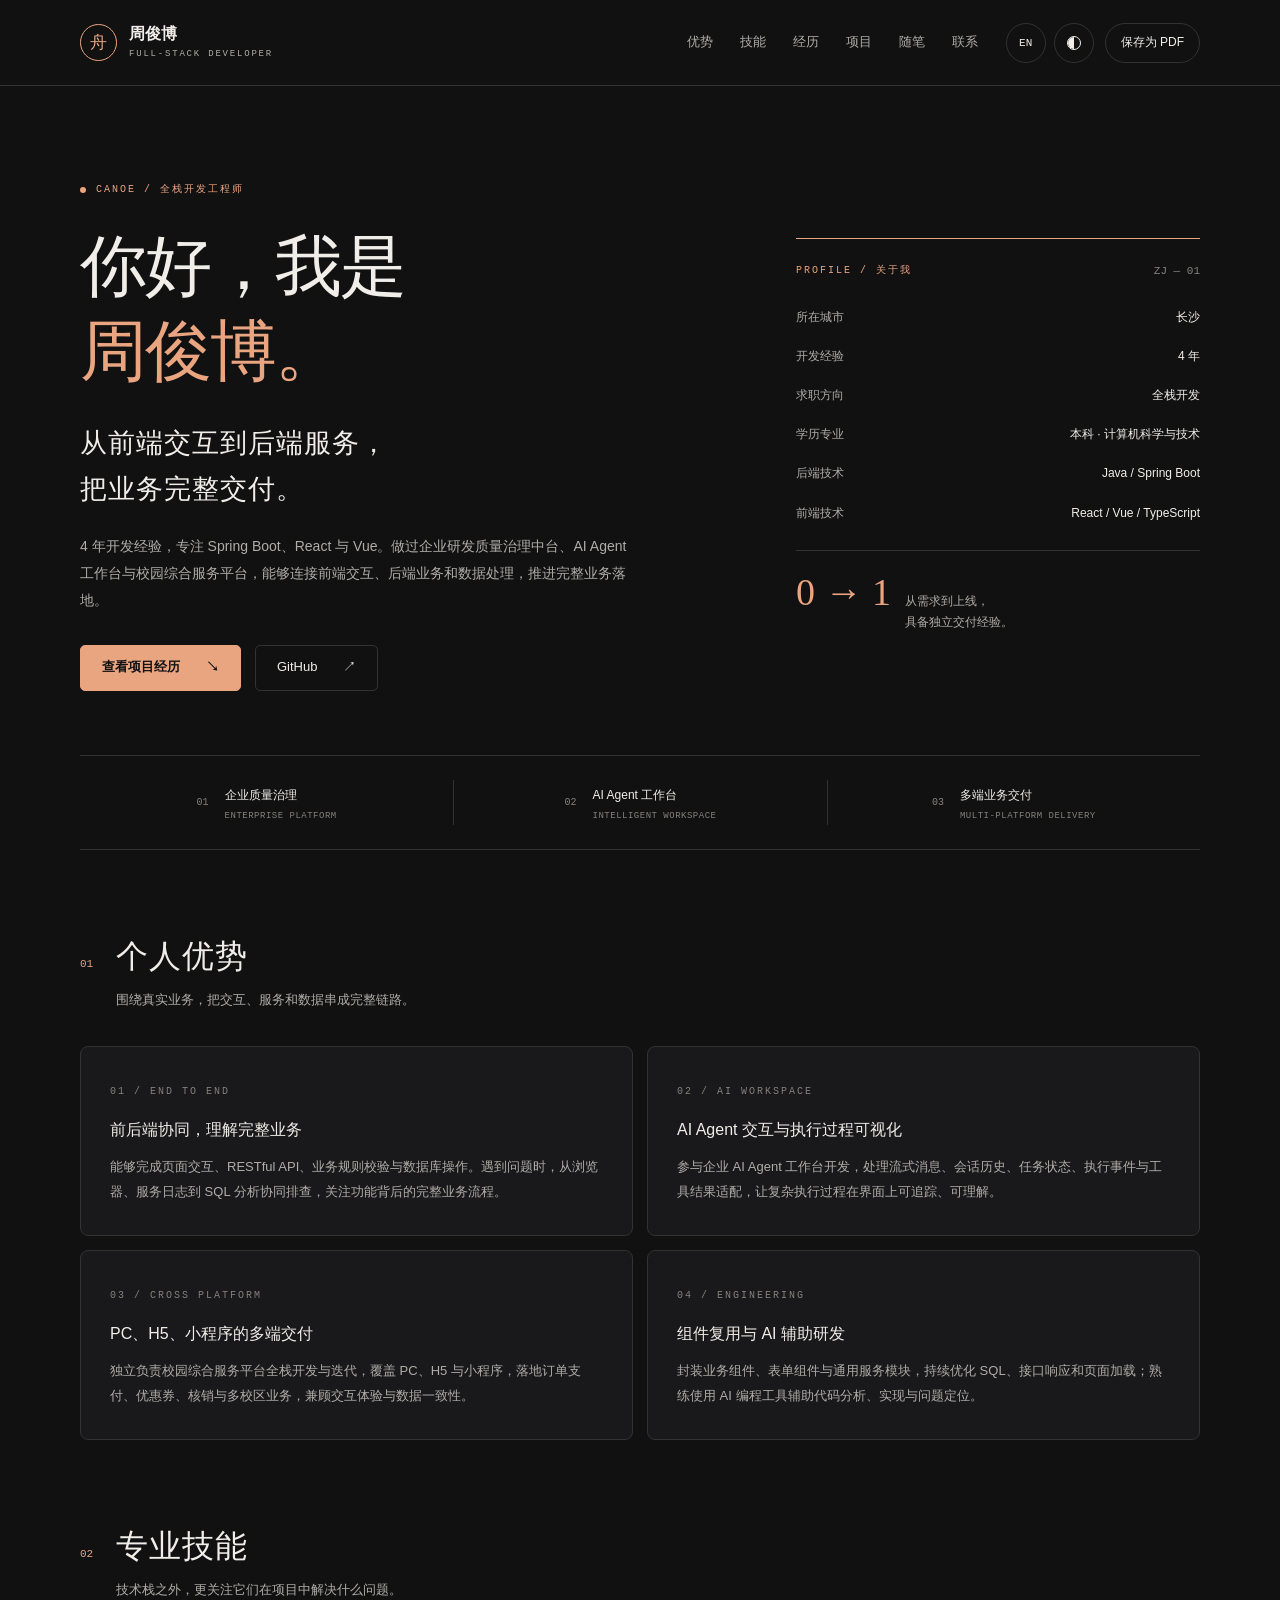
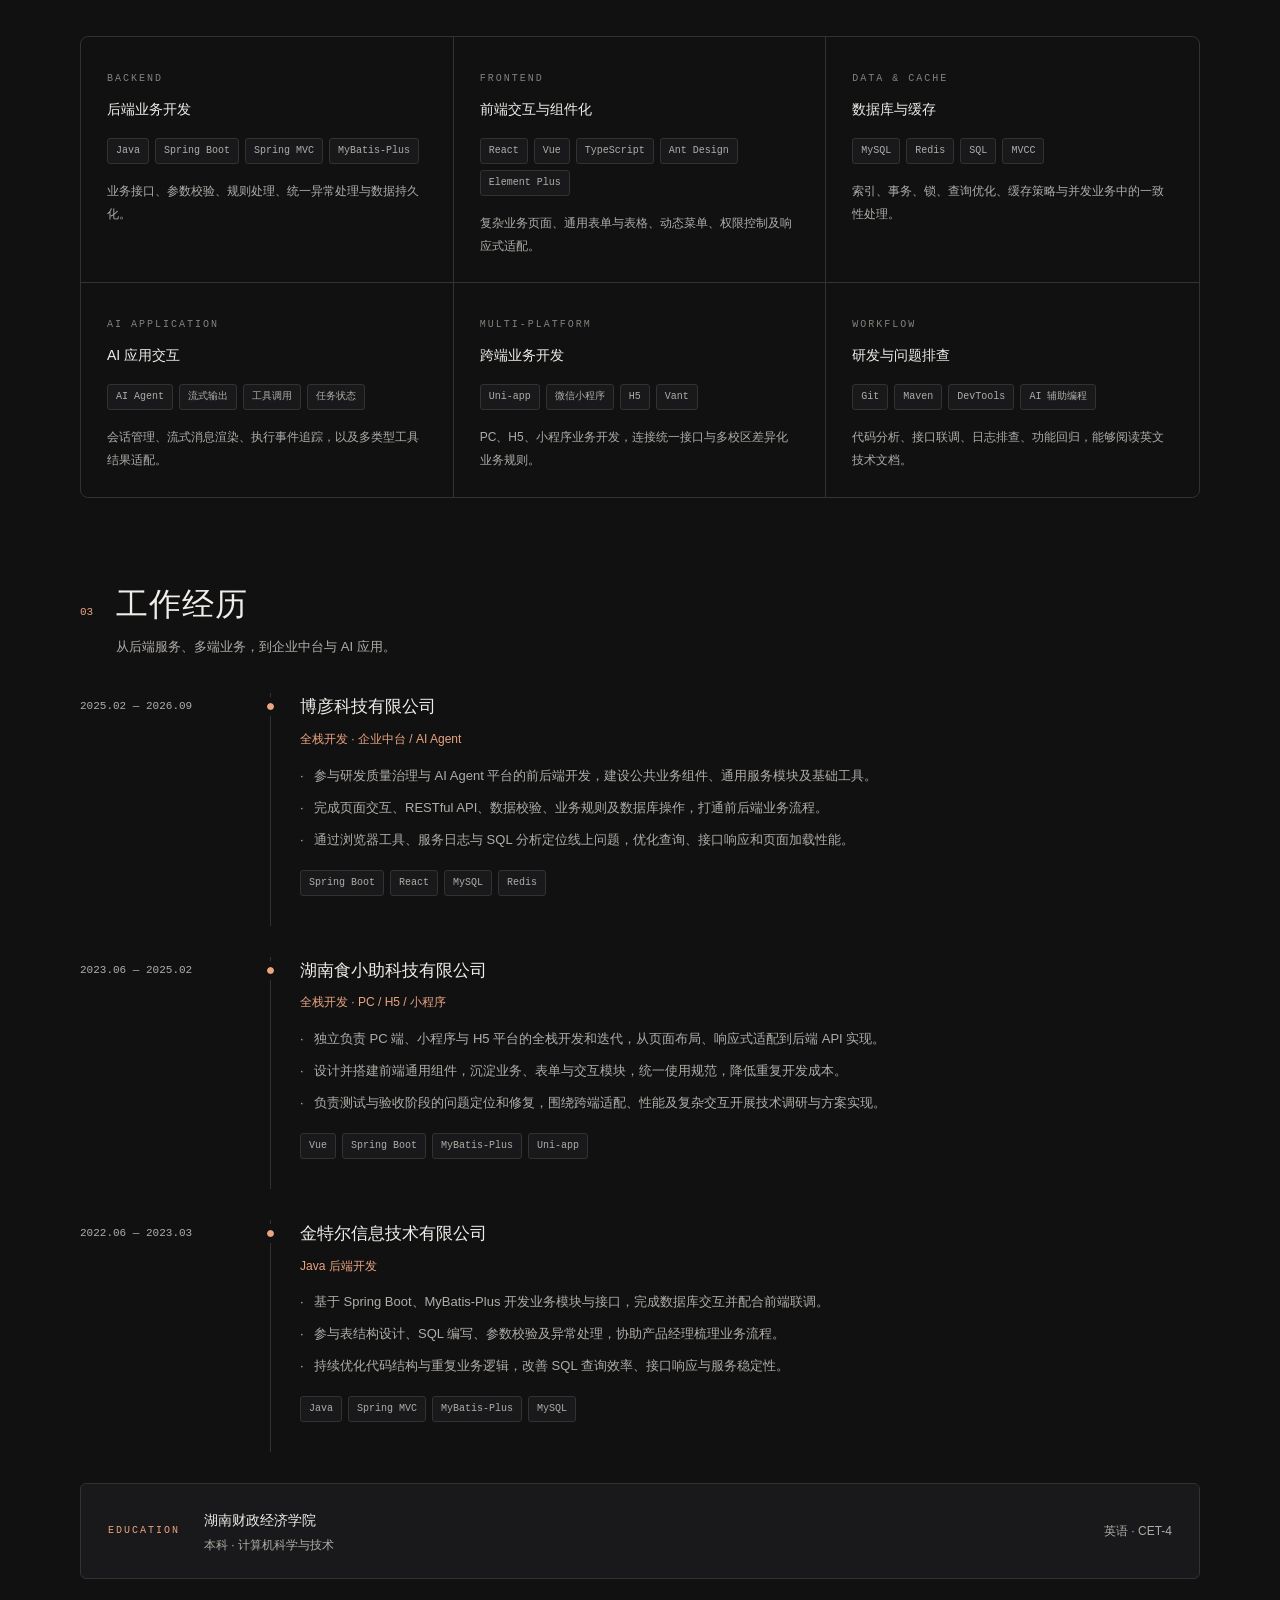
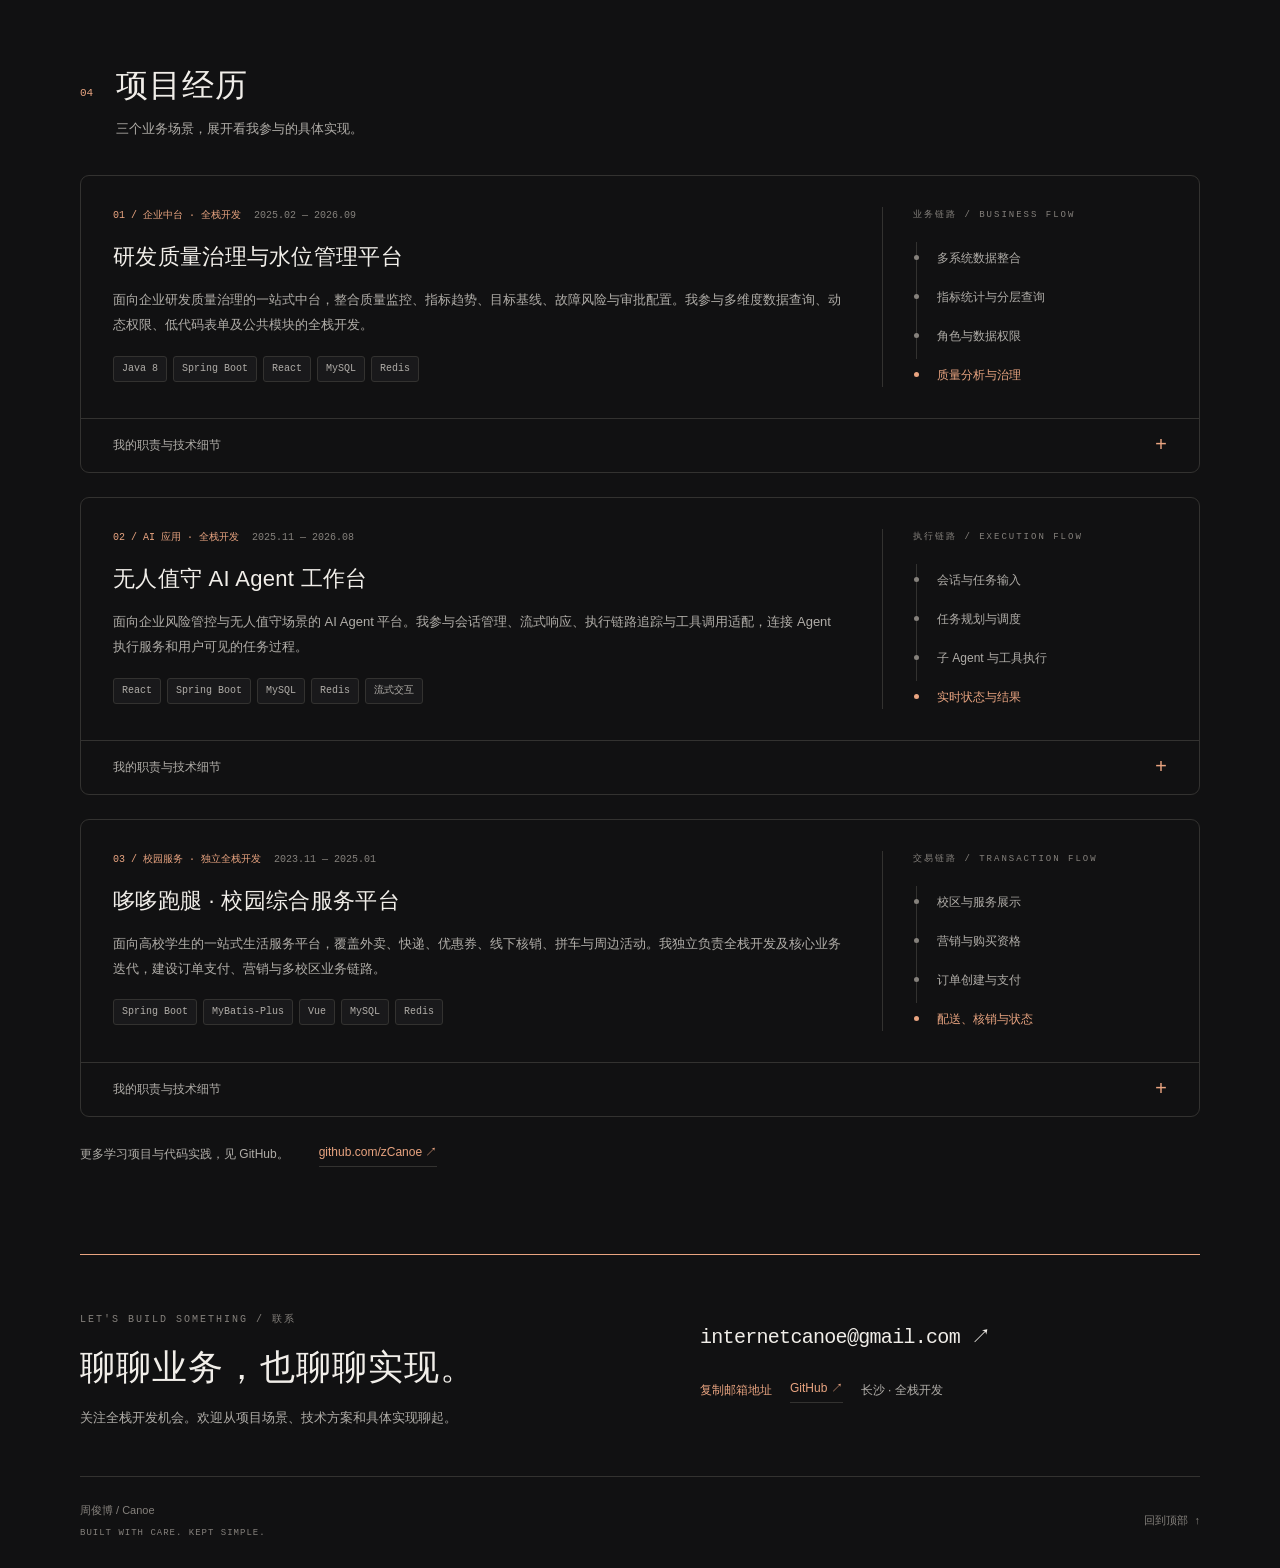
<file: index.html>
<!DOCTYPE html>
<html lang="zh-CN" data-theme="dark">
<head>
  <meta charset="UTF-8">
  <meta name="viewport" content="width=device-width, initial-scale=1">
  <meta name="description" content="周俊博（Canoe）的个人主页。4 年开发经验，专注 Java / Spring Boot、React / Vue、AI Agent 与多端业务开发。">
  <meta name="theme-color" content="#111112">
  <meta property="og:type" content="website">
  <meta property="og:title" content="周俊博 · 全栈开发工程师">
  <meta property="og:description" content="从前端交互到后端服务，把业务完整交付。企业中台、AI Agent、多端业务。">
  <meta property="og:url" content="https://zcanoe.github.io/">
  <title>周俊博 · 全栈开发工程师</title>
  <link rel="canonical" href="https://zcanoe.github.io/">
  <link rel="icon" href="./favicon.svg" type="image/svg+xml">
  <link rel="stylesheet" href="./style.css">
  <link rel="stylesheet" href="./blog.css">
  <link rel="alternate" type="application/rss+xml" title="Canoe · 随笔" href="/feed.xml">
  <script>try{var t=localStorage.getItem("canoe-theme");if(t==="light"||t==="dark")document.documentElement.dataset.theme=t;}catch(e){}</script>
  <script src="./site.js" defer></script>
</head>
<body id="top">
  <a class="skip" href="#main" data-en="Skip to main content">跳到主要内容</a>
  <header class="header">
    <div class="wrap header-inner">
      <a class="brand" href="#top" aria-label="周俊博，回到顶部" data-en-aria="Junbo Zhou, back to top">
        <span class="monogram" aria-hidden="true">舟</span>
        <span><strong data-en="Junbo Zhou">周俊博</strong><small>FULL-STACK DEVELOPER</small></span>
      </a>
      <nav class="nav" id="navigation" aria-label="页面导航" data-en-aria="Page navigation">
        <a href="#strengths" data-en="Strengths">优势</a>
        <a href="#skills" data-en="Skills">技能</a>
        <a href="#experience" data-en="Experience">经历</a>
        <a href="#work" data-en="Projects">项目</a>
        <a href="#notes" data-en="Notes">随笔</a>
        <a href="#contact" data-en="Contact">联系</a>
      </nav>
      <div class="tools">
        <button class="lang-button" id="language" type="button" aria-label="Switch to English" title="Switch to English">EN</button>
        <button class="icon-button" id="theme" type="button" aria-label="切换到浅色模式" aria-pressed="true" title="切换到浅色模式"><span class="theme-symbol" aria-hidden="true"></span></button>
        <button class="print-button" id="print" type="button" data-en="Save as PDF">保存为 PDF</button>
        <button class="icon-button menu-button" id="menu" type="button" aria-label="打开导航菜单" aria-expanded="false" aria-controls="navigation"><span aria-hidden="true">☰</span></button>
      </div>
    </div>
    <div class="reading-progress" aria-hidden="true"></div>
  </header>

  <main class="wrap" id="main">
    <section class="hero" aria-labelledby="intro-title">
      <div>
        <p class="eyebrow"><span class="status-dot" aria-hidden="true"></span><span data-en="CANOE / FULL-STACK DEVELOPER">CANOE / 全栈开发工程师</span></p>
        <h1 id="intro-title"><span data-en="Hello, I'm">你好，我是</span><br><span class="name" data-en="Junbo Zhou.">周俊博。</span></h1>
        <p class="hero-line"><span data-en="From interfaces to services.">从前端交互到后端服务，</span><br><span data-en="Delivering the whole picture.">把业务完整交付。</span></p>
        <p class="hero-description" data-en="A full-stack developer with 4 years of experience. I build enterprise platforms, AI Agent workspaces, and campus services with Spring Boot, React, and Vue, connecting business logic with usable interfaces.">4 年开发经验，专注 Spring Boot、React 与 Vue。做过企业研发质量治理中台、AI Agent 工作台与校园综合服务平台，能够连接前端交互、后端业务和数据处理，推进完整业务落地。</p>
        <div class="hero-actions">
          <a class="button primary" href="#work"><span data-en="Explore projects">查看项目经历</span><span aria-hidden="true">↘</span></a>
          <a class="button" href="https://github.com/zCanoe" target="_blank" rel="noopener noreferrer"><span>GitHub</span><span aria-hidden="true">↗</span></a>
        </div>
      </div>
      <aside class="profile" aria-label="基本信息" data-en-aria="Profile">
        <div class="profile-title"><span class="micro" data-en="PROFILE / AT A GLANCE">PROFILE / 关于我</span><span class="serial">ZJ — 01</span></div>
        <dl>
          <dt data-en="Location">所在城市</dt><dd data-en="Changsha, China">长沙</dd>
          <dt data-en="Experience">开发经验</dt><dd data-en="4 years">4 年</dd>
          <dt data-en="Focus">求职方向</dt><dd data-en="Full-stack development">全栈开发</dd>
          <dt data-en="Education">学历专业</dt><dd data-en="BSc, Computer Science">本科 · 计算机科学与技术</dd>
          <dt data-en="Backend">后端技术</dt><dd>Java / Spring Boot</dd>
          <dt data-en="Frontend">前端技术</dt><dd>React / Vue / TypeScript</dd>
        </dl>
        <div class="profile-footer"><strong>0 → 1</strong><span data-en="From requirements to release, with experience delivering independently.">从需求到上线，<br>具备独立交付经验。</span></div>
      </aside>
    </section>

    <div class="domain-strip" aria-label="业务领域" data-en-aria="Project domains">
      <div class="domain"><span class="index">01</span><div><strong data-en="Enterprise platforms">企业质量治理</strong><small>ENTERPRISE PLATFORM</small></div></div>
      <div class="domain"><span class="index">02</span><div><strong data-en="AI Agent workspaces">AI Agent 工作台</strong><small>INTELLIGENT WORKSPACE</small></div></div>
      <div class="domain"><span class="index">03</span><div><strong data-en="Multi-platform services">多端业务交付</strong><small>MULTI-PLATFORM DELIVERY</small></div></div>
    </div>

    <section class="section" id="strengths" aria-labelledby="strengths-title">
      <div class="section-heading"><span class="section-number">01</span><div><h2 id="strengths-title" data-en="What I bring">个人优势</h2><p data-en="End-to-end delivery, grounded in real business scenarios.">围绕真实业务，把交互、服务和数据串成完整链路。</p></div></div>
      <div class="strengths">
        <article class="strength"><span class="micro">01 / END TO END</span><h3 data-en="Connect frontend and backend">前后端协同，理解完整业务</h3><p data-en="Build interfaces and RESTful APIs, implement business validation and persistence, and trace issues across the browser, service logs, and database.">能够完成页面交互、RESTful API、业务规则校验与数据库操作。遇到问题时，从浏览器、服务日志到 SQL 分析协同排查，关注功能背后的完整业务流程。</p></article>
        <article class="strength"><span class="micro">02 / AI WORKSPACE</span><h3 data-en="Experience with AI Agent interfaces">AI Agent 交互与执行过程可视化</h3><p data-en="Experience with streamed conversations, session history, task states, execution events, and tool-result adaptation in an enterprise AI Agent workspace.">参与企业 AI Agent 工作台开发，处理流式消息、会话历史、任务状态、执行事件与工具结果适配，让复杂执行过程在界面上可追踪、可理解。</p></article>
        <article class="strength"><span class="micro">03 / CROSS PLATFORM</span><h3 data-en="Deliver across web and mini programs">PC、H5、小程序的多端交付</h3><p data-en="Independently developed and iterated a campus service platform across PC, H5, and mini programs, covering orders, payments, coupons, and multi-campus operations.">独立负责校园综合服务平台全栈开发与迭代，覆盖 PC、H5 与小程序，落地订单支付、优惠券、核销与多校区业务，兼顾交互体验与数据一致性。</p></article>
        <article class="strength"><span class="micro">04 / ENGINEERING</span><h3 data-en="Reusable components and practical tooling">组件复用与 AI 辅助研发</h3><p data-en="Build shared components and service modules, optimize queries and data loading, and use AI coding tools for code analysis and debugging.">封装业务组件、表单组件与通用服务模块，持续优化 SQL、接口响应和页面加载；熟练使用 AI 编程工具辅助代码分析、实现与问题定位。</p></article>
      </div>
    </section>

    <section class="section" id="skills" aria-labelledby="skills-title">
      <div class="section-heading"><span class="section-number">02</span><div><h2 id="skills-title" data-en="Technical toolkit">专业技能</h2><p data-en="Tools and practices used in project delivery.">技术栈之外，更关注它们在项目中解决什么问题。</p></div></div>
      <div class="skill-grid">
        <article class="skill"><span class="micro">BACKEND</span><h3 data-en="Business services">后端业务开发</h3><ul class="tags"><li>Java</li><li>Spring Boot</li><li>Spring MVC</li><li>MyBatis-Plus</li></ul><p data-en="RESTful APIs, request validation, business rules, exception handling, and persistence.">业务接口、参数校验、规则处理、统一异常处理与数据持久化。</p></article>
        <article class="skill"><span class="micro">FRONTEND</span><h3 data-en="Interfaces and components">前端交互与组件化</h3><ul class="tags"><li>React</li><li>Vue</li><li>TypeScript</li><li>Ant Design</li><li>Element Plus</li></ul><p data-en="Complex pages, reusable forms and tables, dynamic menus, and responsive layouts.">复杂业务页面、通用表单与表格、动态菜单、权限控制及响应式适配。</p></article>
        <article class="skill"><span class="micro">DATA & CACHE</span><h3 data-en="Database and caching">数据库与缓存</h3><ul class="tags"><li>MySQL</li><li>Redis</li><li>SQL</li><li>MVCC</li></ul><p data-en="Indexes, transactions, locks, query optimization, caching strategies, and concurrency controls.">索引、事务、锁、查询优化、缓存策略与并发业务中的一致性处理。</p></article>
        <article class="skill"><span class="micro">AI APPLICATION</span><h3 data-en="Agent application interfaces">AI 应用交互</h3><ul class="tags"><li>AI Agent</li><li data-en="Streaming">流式输出</li><li data-en="Tool calls">工具调用</li><li data-en="Task states">任务状态</li></ul><p data-en="Session management, streamed rendering, execution tracking, and tool-event adaptation.">会话管理、流式消息渲染、执行事件追踪，以及多类型工具结果适配。</p></article>
        <article class="skill"><span class="micro">MULTI-PLATFORM</span><h3 data-en="Cross-platform development">跨端业务开发</h3><ul class="tags"><li>Uni-app</li><li data-en="WeChat mini programs">微信小程序</li><li>H5</li><li>Vant</li></ul><p data-en="PC, H5, and mini program delivery, with shared business APIs and multi-campus rules.">PC、H5、小程序业务开发，连接统一接口与多校区差异化业务规则。</p></article>
        <article class="skill"><span class="micro">WORKFLOW</span><h3 data-en="Development and diagnosis">研发与问题排查</h3><ul class="tags"><li>Git</li><li>Maven</li><li>DevTools</li><li data-en="AI coding">AI 辅助编程</li></ul><p data-en="Code analysis, API debugging, log inspection, regression checks, and English technical documentation.">代码分析、接口联调、日志排查、功能回归，能够阅读英文技术文档。</p></article>
      </div>
    </section>

    <section class="section" id="experience" aria-labelledby="experience-title">
      <div class="section-heading"><span class="section-number">03</span><div><h2 id="experience-title" data-en="Experience">工作经历</h2><p data-en="From backend services and multi-platform products to enterprise platforms and AI applications.">从后端服务、多端业务，到企业中台与 AI 应用。</p></div></div>
      <ol class="timeline">
        <li class="job"><time class="job-date">2025.02 — 2026.09</time><div class="job-body"><h3 data-en="Beyondsoft Technology">博彦科技有限公司</h3><p class="job-role" data-en="Full-stack development / Enterprise platforms & AI Agent">全栈开发 · 企业中台 / AI Agent</p><ul class="clean-list"><li data-en="Participated in frontend and backend development for quality governance and AI Agent platforms, including shared components, service modules, and utility code.">参与研发质量治理与 AI Agent 平台的前后端开发，建设公共业务组件、通用服务模块及基础工具。</li><li data-en="Implemented interfaces, RESTful APIs, data validation, business rules, and database operations to connect the complete business workflow.">完成页面交互、RESTful API、数据校验、业务规则及数据库操作，打通前后端业务流程。</li><li data-en="Diagnosed production issues using DevTools, service logs, and SQL analysis; optimized queries, response times, and page loading.">通过浏览器工具、服务日志与 SQL 分析定位线上问题，优化查询、接口响应和页面加载性能。</li></ul><ul class="tags"><li>Spring Boot</li><li>React</li><li>MySQL</li><li>Redis</li></ul></div></li>
        <li class="job"><time class="job-date">2023.06 — 2025.02</time><div class="job-body"><h3 data-en="Hunan Shixiaozhu Technology">湖南食小助科技有限公司</h3><p class="job-role" data-en="Full-stack development / PC, H5 & mini programs">全栈开发 · PC / H5 / 小程序</p><ul class="clean-list"><li data-en="Independently developed and iterated PC, H5, and mini program products, from UI implementation and responsive layouts to backend APIs.">独立负责 PC 端、小程序与 H5 平台的全栈开发和迭代，从页面布局、响应式适配到后端 API 实现。</li><li data-en="Designed shared business, form, and interaction components to standardize reuse and reduce repetitive development.">设计并搭建前端通用组件，沉淀业务、表单与交互模块，统一使用规范，降低重复开发成本。</li><li data-en="Resolved interaction, API, and data issues during testing and acceptance; researched solutions for cross-platform and complex interaction requirements.">负责测试与验收阶段的问题定位和修复，围绕跨端适配、性能及复杂交互开展技术调研与方案实现。</li></ul><ul class="tags"><li>Vue</li><li>Spring Boot</li><li>MyBatis-Plus</li><li>Uni-app</li></ul></div></li>
        <li class="job"><time class="job-date">2022.06 — 2023.03</time><div class="job-body"><h3 data-en="Jinteer Information Technology">金特尔信息技术有限公司</h3><p class="job-role" data-en="Java backend development">Java 后端开发</p><ul class="clean-list"><li data-en="Developed Java business modules and APIs with Spring Boot and MyBatis-Plus, and collaborated on frontend integration.">基于 Spring Boot、MyBatis-Plus 开发业务模块与接口，完成数据库交互并配合前端联调。</li><li data-en="Contributed to schema design, SQL, parameter validation, and exception handling; clarified business workflows with product managers.">参与表结构设计、SQL 编写、参数校验及异常处理，协助产品经理梳理业务流程。</li><li data-en="Improved code structure and recurring business logic, and optimized SQL queries and API response times.">持续优化代码结构与重复业务逻辑，改善 SQL 查询效率、接口响应与服务稳定性。</li></ul><ul class="tags"><li>Java</li><li>Spring MVC</li><li>MyBatis-Plus</li><li>MySQL</li></ul></div></li>
      </ol>
      <div class="education"><span class="micro">EDUCATION</span><div><strong data-en="Hunan University of Finance and Economics">湖南财政经济学院</strong><p data-en="Bachelor's degree / Computer Science and Technology">本科 · 计算机科学与技术</p></div><span class="certificate" data-en="English / CET-4">英语 · CET-4</span></div>
    </section>

    <section class="section" id="work" aria-labelledby="work-title">
      <div class="section-heading"><span class="section-number">04</span><div><h2 id="work-title" data-en="Selected projects">项目经历</h2><p data-en="Three business contexts, with responsibilities and implementation details.">三个业务场景，展开看我参与的具体实现。</p></div></div>
      <div class="projects">
        <article class="project">
          <div class="project-main"><div><div class="project-meta"><span class="type" data-en="01 / ENTERPRISE PLATFORM">01 / 企业中台 · 全栈开发</span><span>2025.02 — 2026.09</span></div><h3 data-en="R&D Quality Governance Platform">研发质量治理与水位管理平台</h3><p class="project-description" data-en="An enterprise platform integrating quality monitoring, metric trends, target baselines, incident risks, and approval configuration. I participated in full-stack implementation across data analysis, permissions, and configurable forms.">面向企业研发质量治理的一站式中台，整合质量监控、指标趋势、目标基线、故障风险与审批配置。我参与多维度数据查询、动态权限、低代码表单及公共模块的全栈开发。</p><ul class="tags"><li>Java 8</li><li>Spring Boot</li><li>React</li><li>MySQL</li><li>Redis</li></ul></div><div class="flow"><span class="micro" data-en="BUSINESS FLOW">业务链路 / BUSINESS FLOW</span><div class="flow-steps"><div class="flow-step" data-en="Multi-source data">多系统数据整合</div><div class="flow-step" data-en="Metrics & queries">指标统计与分层查询</div><div class="flow-step" data-en="Permissions">角色与数据权限</div><div class="flow-step" data-en="Analysis & action">质量分析与治理</div></div></div></div>
          <details><summary data-en="Responsibilities & technical details">我的职责与技术细节</summary><div class="project-detail"><div><h4 data-en="Multi-dimensional metrics">多维度指标与查询</h4><p data-en="Used MySQL aggregation, filtering, and pagination for department, business, and application-level analysis; built metric cards, trend views, filter forms, and detail lists.">基于 MySQL 聚合查询、筛选与分页，实现部门、业务、应用等层级统计；前端落地指标卡片、趋势展示、筛选表单与明细列表。</p></div><div><h4 data-en="Dynamic permissions">动态菜单与分层权限</h4><p data-en="Rendered menus from roles and configuration, controlled page access, and integrated backend API checks and data-permission filtering.">结合角色、业务配置与权限规则动态渲染菜单，处理页面访问控制、后端接口校验及数据权限过滤。</p></div><div><h4 data-en="Configurable forms & approvals">低代码表单与审批配置</h4><p data-en="Implemented configurable fields, data entry and restoration, approval configuration, persistence, and business-rule validation.">实现字段配置、数据录入与回显、审批流程配置和状态展示，处理配置持久化、规则校验与审批数据。</p></div><div><h4 data-en="Reuse & performance">公共模块与性能排查</h4><p data-en="Extracted shared tables, filters, dialogs, service logic, and data-access methods; investigated complex queries, frequent APIs, and repetitive requests.">封装表格、筛选、弹窗和通用业务模块；结合日志及 SQL 分析，排查复杂查询、高频接口、重复请求与页面加载问题。</p></div></div></details>
        </article>
        <article class="project">
          <div class="project-main"><div><div class="project-meta"><span class="type" data-en="02 / AI APPLICATION">02 / AI 应用 · 全栈开发</span><span>2025.11 — 2026.08</span></div><h3 data-en="Unattended AI Agent Workspace">无人值守 AI Agent 工作台</h3><p class="project-description" data-en="An AI Agent platform for enterprise risk control and unattended operations. I participated in conversations, streamed responses, task states, and tool-event adaptation, connecting execution services to a traceable user interface.">面向企业风险管控与无人值守场景的 AI Agent 平台。我参与会话管理、流式响应、执行链路追踪与工具调用适配，连接 Agent 执行服务和用户可见的任务过程。</p><ul class="tags"><li>React</li><li>Spring Boot</li><li>MySQL</li><li>Redis</li><li data-en="Streaming">流式交互</li></ul></div><div class="flow"><span class="micro" data-en="EXECUTION FLOW">执行链路 / EXECUTION FLOW</span><div class="flow-steps"><div class="flow-step" data-en="Conversation">会话与任务输入</div><div class="flow-step" data-en="Planning">任务规划与调度</div><div class="flow-step" data-en="Tool execution">子 Agent 与工具执行</div><div class="flow-step" data-en="Live results">实时状态与结果</div></div></div></div>
          <details><summary data-en="Responsibilities & technical details">我的职责与技术细节</summary><div class="project-detail"><div><h4 data-en="Conversations & streamed rendering">会话与流式消息</h4><p data-en="Built conversation pages, message lists, session history, and RESTful APIs; handled streaming updates, loading states, connection failures, interruptions, and state refreshes.">开发对话页、消息列表、历史会话及对应 API，处理流式内容更新、加载提示、连接异常、任务中断与状态刷新。</p></div><div><h4 data-en="Execution tracking">多 Agent 执行事件追踪</h4><p data-en="Integrated planning, sub-agent calls, tool execution, and final-result events; normalized execution data and displayed task progress.">对接任务规划、子 Agent 调用、工具执行与最终结果等过程数据，封装执行事件与状态，实现任务过程跟踪与结果展示。</p></div><div><h4 data-en="Tool-event adaptation">工具调用数据适配</h4><p data-en="Parsed model-returned structures and adapted tool parameters, execution states, results, and errors for different event types.">解析模型返回结构，转换与封装工具参数、执行状态和结果；按事件类型展示调用过程、异常与多类型结果。</p></div><div><h4 data-en="Rendering & compatibility">交互性能与依赖升级</h4><p data-en="Optimized frequent state updates and large response rendering; adapted dependencies and components, with regression checks after upgrades.">优化高频状态更新、大体量响应与消息渲染，减少重复处理；参与依赖和组件升级，配合兼容适配与功能回归。</p></div></div></details>
        </article>
        <article class="project">
          <div class="project-main"><div><div class="project-meta"><span class="type" data-en="03 / CAMPUS SERVICES">03 / 校园服务 · 独立全栈开发</span><span>2023.11 — 2025.01</span></div><h3 data-en="Duoduo Campus Service Platform">哆哆跑腿 · 校园综合服务平台</h3><p class="project-description" data-en="A campus service platform covering food delivery, parcels, coupons, offline redemption, carpooling, and activities. I independently handled full-stack development and core iterations across orders, payments, promotions, and multi-campus operations.">面向高校学生的一站式生活服务平台，覆盖外卖、快递、优惠券、线下核销、拼车与周边活动。我独立负责全栈开发及核心业务迭代，建设订单支付、营销与多校区业务链路。</p><ul class="tags"><li>Spring Boot</li><li>MyBatis-Plus</li><li>Vue</li><li>MySQL</li><li>Redis</li></ul></div><div class="flow"><span class="micro" data-en="TRANSACTION FLOW">交易链路 / TRANSACTION FLOW</span><div class="flow-steps"><div class="flow-step" data-en="Campus services">校区与服务展示</div><div class="flow-step" data-en="Offers & eligibility">营销与购买资格</div><div class="flow-step" data-en="Order & payment">订单创建与支付</div><div class="flow-step" data-en="Fulfillment">配送、核销与状态</div></div></div></div>
          <details><summary data-en="Responsibilities & technical details">我的职责与技术细节</summary><div class="project-detail"><div><h4 data-en="Order & payment workflow">订单与支付业务</h4><p data-en="Implemented order creation, payment-state transitions, details, offline redemption, and exception handling, including backend validation and consistency controls.">实现订单创建、支付状态流转、详情展示、线下核销及异常处理，完善后端业务校验、状态流转与一致性处理。</p></div><div><h4 data-en="Coupons & promotional stock">优惠券与限购抢购</h4><p data-en="Built coupon eligibility, redemption rules, and discount calculations; used Redis, conditional database updates, and transactions for inventory and purchase checks.">处理领券资格、使用条件与优惠计算；基于 Redis、数据库条件更新和事务控制校验库存与购买资格，降低超卖、重复购买和数据不一致风险。</p></div><div><h4 data-en="Multi-campus operations">多校区业务隔离</h4><p data-en="Supported campus-specific products, service ranges, activities, and feature differences through data isolation and business rules.">通过校区维度的数据隔离与业务规则控制，支持商品、服务范围、活动配置和功能的差异化管理。</p></div><div><h4 data-en="Location & distance calculations">附近服务与距离计算</h4><p data-en="Used coordinates and geographic distance calculations to filter nearby merchants and determine service ranges, reducing unnecessary external map API calls.">基于经纬度与地理距离计算完成附近商家筛选和服务范围判断，减少不必要的第三方地图接口调用。</p></div></div></details>
        </article>
      </div>
      <div class="github-note"><span data-en="More learning projects and code experiments on GitHub.">更多学习项目与代码实践，见 GitHub。</span><a class="text-link" href="https://github.com/zCanoe?tab=repositories" target="_blank" rel="noopener noreferrer">github.com/zCanoe <span aria-hidden="true">↗</span></a></div>
    </section>

    <!-- NOTES -->

    <section class="contact" id="contact" aria-labelledby="contact-title">
      <div><span class="micro" data-en="LET'S BUILD SOMETHING">LET'S BUILD SOMETHING / 联系</span><h2 id="contact-title" data-en="Let's talk about the work.">聊聊业务，也聊聊实现。</h2><p data-en="Interested in full-stack development opportunities. Happy to discuss the project context, technical decisions, and implementation details.">关注全栈开发机会。欢迎从项目场景、技术方案和具体实现聊起。</p></div>
      <div class="contact-links"><a class="contact-primary" id="contact-main" href="mailto:internetcanoe@gmail.com">internetcanoe@gmail.com <span aria-hidden="true">↗</span></a><div class="contact-secondary"><button class="copy" id="copy-email" type="button" data-en="Copy email">复制邮箱地址</button><a class="text-link" href="https://github.com/zCanoe" id="contact-github" target="_blank" rel="noopener noreferrer">GitHub ↗</a><span data-en="Changsha · Full-stack development">长沙 · 全栈开发</span></div></div>
    </section>
  </main>
  <footer class="wrap footer"><div><span data-en="Junbo Zhou">周俊博</span> / Canoe<br><span class="micro">BUILT WITH CARE. KEPT SIMPLE.</span></div><a href="#top"><span data-en="Back to top">回到顶部</span>&nbsp; ↑</a></footer>
  <div class="toast" id="toast" role="status" aria-live="polite"></div>
</body>
</html>
</file>
<file: style.css>
@import url("./tokens.css");
* { box-sizing: border-box; }
html { scroll-behavior: smooth; scroll-padding-top: 100px; }
body { margin: 0; background: var(--bg); color: var(--ink); font: 15px/1.85 var(--body); -webkit-font-smoothing: antialiased; }
button, a { -webkit-tap-highlight-color: transparent; }
button { font: inherit; }
a { color: inherit; text-decoration: none; }
button, summary { cursor: pointer; }
button { color: inherit; }
button:focus-visible, a:focus-visible, summary:focus-visible { outline: 2px solid var(--accent); outline-offset: 5px; }
::selection { background: var(--accent); color: var(--bg); }
.wrap { width: min(1120px, calc(100% - 96px)); margin-inline: auto; }
.skip { position: fixed; top: -100px; left: 20px; z-index: 20; padding: 10px 20px; background: var(--ink); color: var(--bg); }
.skip:focus { top: 10px; }
.header { position: sticky; top: 0; z-index: 10; background: var(--bg); border-bottom: 1px solid var(--line); }
.header-inner { min-height: 85px; display: flex; align-items: center; gap: 28px; }
.brand { display: flex; align-items: center; gap: 12px; flex-shrink: 0; line-height: 1.4; }
.monogram { width: 37px; height: 37px; display: grid; place-items: center; border: 1px solid var(--accent); border-radius: 50%; color: var(--accent); font: 17px var(--heading); }
.brand strong { display: block; font-weight: 600; font-size: 16px; }
.brand small { display: block; font: 9px/1.8 var(--mono); letter-spacing: 1.8px; color: var(--muted); }
.nav { display: flex; gap: 27px; margin-left: auto; }
.nav a { color: var(--muted); min-height: 44px; display: flex; align-items: center; font-size: 13px; }
.nav a:hover, .nav a[aria-current="location"] { color: var(--accent); }
.tools { display: flex; align-items: center; gap: 8px; }
.icon-button, .lang-button { border: 1px solid var(--line); background: transparent; height: 40px; min-width: 40px; border-radius: 50%; display: inline-grid; place-items: center; padding: 0; }
.lang-button { font: 11px var(--mono); }
.icon-button:hover, .lang-button:hover { border-color: var(--accent); background: var(--surface); }
.theme-symbol { width: 14px; height: 14px; border: 1.5px solid currentColor; border-radius: 50%; position: relative; overflow: hidden; }
.theme-symbol::after { content: ""; position: absolute; width: 50%; height: 100%; background: currentColor; top: 0; left: 0; }
.print-button { min-height: 40px; padding: 0 15px; background: none; border: 1px solid var(--line); border-radius: 24px; margin-left: 3px; font-size: 12px; }
.print-button:hover { border-color: var(--accent); }
.menu-button { display: none; }
.reading-progress { position: absolute; bottom: -1px; left: 0; height: 2px; width: 0; background: var(--accent); pointer-events: none; }
.hero { display: grid; grid-template-columns: 1.55fr 1fr; gap: 90px; padding-block: 95px 64px; align-items: center; }
.eyebrow, .micro { color: var(--quiet); font: 10px/1.8 var(--mono); text-transform: uppercase; letter-spacing: 2px; }
.eyebrow { display: flex; align-items: center; gap: 10px; color: var(--accent); margin: 0 0 25px; }
.status-dot { width: 6px; height: 6px; background: var(--accent); border-radius: 50%; display: inline-block; flex-shrink: 0; }
h1, h2, h3, p { margin: 0; }
h1 { font: 500 clamp(46px, 5.2vw, 70px)/1.28 var(--heading); letter-spacing: -2px; }
h1 .name { color: var(--accent); }
.hero-line { font-size: clamp(20px, 2.1vw, 27px); line-height: 1.7; margin-top: 27px; letter-spacing: 1px; font-weight: 400; }
.hero-description { margin-top: 20px; color: var(--muted); max-width: 550px; line-height: 1.95; font-size: 14px; }
.hero-actions { display: flex; align-items: center; gap: 14px; flex-wrap: wrap; margin-top: 30px; }
.button { display: inline-flex; align-items: center; justify-content: center; gap: 26px; min-height: 46px; padding: 10px 21px; border: 1px solid var(--line); border-radius: 5px; font-size: 13px; line-height: 1.6; background: transparent; }
.button.primary { background: var(--accent); color: var(--bg); border-color: var(--accent); font-weight: 600; }
.button:hover { transform: translateY(-2px); border-color: var(--accent); }
.button.primary:hover { filter: brightness(1.08); }
.profile { border-top: 1px solid var(--accent); padding-top: 23px; }
.profile-title { display: flex; justify-content: space-between; align-items: center; }
.profile-title .micro { color: var(--accent); }
.profile .serial { font: 11px var(--mono); color: var(--quiet); }
.profile dl { display: grid; grid-template-columns: 1fr auto; row-gap: 17px; margin: 26px 0; font-size: 12px; }
.profile dt { color: var(--muted); }
.profile dd { margin: 0; text-align: right; color: var(--ink); }
.profile-footer { border-top: 1px solid var(--line); padding-top: 19px; display: flex; align-items: baseline; gap: 14px; }
.profile-footer strong { font: 38px/1.2 var(--heading); color: var(--accent); white-space: nowrap; flex-shrink: 0; }
.profile-footer span { color: var(--muted); font-size: 12px; line-height: 1.8; }
.domain-strip { display: grid; grid-template-columns: repeat(3, 1fr); padding: 24px 0; border-block: 1px solid var(--line); }
.domain { display: flex; align-items: center; justify-content: center; gap: 16px; padding-inline: 15px; }
.domain + .domain { border-left: 1px solid var(--line); }
.domain .index { color: var(--quiet); font: 10px var(--mono); }
.domain strong { font-size: 12px; font-weight: 400; }
.domain small { display: block; color: var(--quiet); font: 9px/2 var(--mono); letter-spacing: .5px; }
.section { padding-block: 84px 0; }
.section-heading { display: flex; gap: 23px; align-items: baseline; margin-bottom: 34px; }
.section-number { color: var(--accent); font: 11px var(--mono); }
h2 { font: 500 32px/1.4 var(--heading); letter-spacing: 1px; }
.section-heading p { color: var(--muted); margin-top: 9px; font-size: 13px; }
.strengths { display: grid; grid-template-columns: repeat(2, 1fr); gap: 14px; }
.strength { background: var(--surface); border: 1px solid var(--line); padding: 28px 29px 31px; border-radius: 8px; }
.strength .micro { font-size: 10px; }
.strength h3 { font-size: 16px; font-weight: 500; margin-block: 12px 9px; }
.strength p { font-size: 13px; color: var(--muted); line-height: 1.95; }
.skill-grid { display: grid; grid-template-columns: repeat(3, 1fr); border: 1px solid var(--line); border-radius: 8px; overflow: hidden; }
.skill { padding: 25px 26px; }
.skill:not(:nth-child(3n)) { border-right: 1px solid var(--line); }
.skill:nth-child(-n+3) { border-bottom: 1px solid var(--line); }
.skill h3 { font-size: 14px; font-weight: 500; margin: 7px 0 15px; }
.tags { display: flex; flex-wrap: wrap; gap: 6px; padding: 0; margin: 0; list-style: none; }
.tags li { color: var(--muted); background: var(--surface); border: 1px solid var(--line); font: 10px/1.6 var(--mono); padding: 4px 8px; border-radius: 3px; }
.skill p { margin-top: 16px; color: var(--muted); font-size: 12px; line-height: 1.9; }
.timeline { list-style: none; padding: 0; margin: 0; }
.job { display: grid; grid-template-columns: 190px 1fr; padding-bottom: 31px; position: relative; }
.job-date { font: 11px/1.8 var(--mono); color: var(--muted); padding-top: 4px; }
.job-body { padding: 0 0 30px 29px; border-left: 1px solid var(--line); position: relative; }
.job-body::before { content: ""; width: 7px; height: 7px; border-radius: 50%; background: var(--accent); position: absolute; left: -4px; top: 10px; outline: 6px solid var(--bg); }
.job h3 { font-size: 17px; font-weight: 500; line-height: 1.7; }
.job-role { margin: 6px 0 12px; color: var(--accent); font-size: 12px; }
.clean-list { padding: 0; list-style: none; margin: 0; }
.clean-list li { color: var(--muted); font-size: 13px; padding-left: 14px; position: relative; margin-top: 7px; line-height: 1.95; }
.clean-list li::before { content: "·"; position: absolute; left: 0; color: var(--accent); }
.job .tags { margin-top: 17px; }
.education { display: flex; align-items: center; gap: 24px; padding: 22px 27px; background: var(--surface); border: 1px solid var(--line); border-radius: 6px; }
.education .micro { color: var(--accent); }
.education strong { font-size: 14px; font-weight: 500; }
.education p { color: var(--muted); font-size: 12px; }
.education .certificate { margin-left: auto; color: var(--muted); font-size: 12px; }
.projects { display: grid; gap: 24px; }
.project { border: 1px solid var(--line); border-radius: 9px; overflow: hidden; }
.project-main { display: grid; grid-template-columns: 1fr 285px; gap: 36px; padding: 31px 32px; }
.project-meta { display: flex; flex-wrap: wrap; gap: 13px; color: var(--quiet); font: 10px/1.8 var(--mono); margin-bottom: 14px; }
.project-meta .type { color: var(--accent); }
.project h3 { font-size: 22px; line-height: 1.6; font-weight: 500; letter-spacing: .3px; }
.project-description { margin-block: 13px 18px; color: var(--muted); font-size: 13px; line-height: 1.95; }
.project .tags li { background: var(--surface); }
.flow { border-left: 1px solid var(--line); padding-left: 30px; display: flex; flex-direction: column; justify-content: center; }
.flow .micro { margin-bottom: 19px; font-size: 9px; }
.flow-step { position: relative; font-size: 12px; padding: 5px 0 12px 20px; color: var(--muted); border-left: 1px solid var(--line); margin-left: 3px; }
.flow-step::before { content: ""; position: absolute; left: -3px; top: 13px; width: 5px; height: 5px; background: var(--quiet); border-radius: 50%; }
.flow-step:last-child { padding-bottom: 0; color: var(--accent); border-left-color: transparent; }
.flow-step:last-child::before { background: var(--accent); }
.project details { border-top: 1px solid var(--line); }
.project summary { padding: 15px 32px; font-size: 12px; display: flex; justify-content: space-between; align-items: center; list-style: none; color: var(--muted); }
.project summary::-webkit-details-marker { display: none; }
.project summary:hover { color: var(--accent); background: var(--surface); }
.project summary::after { content: "+"; font: 20px var(--mono); color: var(--accent); }
.project details[open] summary::after { content: "−"; }
.project-detail { padding: 6px 32px 27px; display: grid; grid-template-columns: repeat(2, 1fr); gap: 20px 30px; }
.project-detail h4 { font-size: 12px; font-weight: 500; margin: 0 0 6px; color: var(--ink); }
.project-detail p { color: var(--muted); font-size: 12px; line-height: 1.95; }
.github-note { display: flex; flex-wrap: wrap; align-items: center; gap: 12px 30px; padding: 24px 0 0; color: var(--muted); font-size: 12px; }
.text-link { color: var(--accent); border-bottom: 1px solid var(--line); padding-bottom: 3px; }
.text-link:hover { border-color: var(--accent); }
.contact { margin-top: 87px; padding: 48px 0 45px; border-top: 1px solid var(--accent); display: grid; grid-template-columns: 1.1fr 1fr; gap: 70px; }
.contact h2 { font-size: 35px; margin-block: 13px 14px; }
.contact p { color: var(--muted); font-size: 13px; }
.contact-links { display: flex; flex-direction: column; justify-content: center; align-items: flex-start; gap: 13px; }
.contact-primary { font: 20px/1.7 var(--mono); letter-spacing: -.7px; overflow-wrap: anywhere; }
.contact-primary:hover { color: var(--accent); }
.contact-secondary { display: flex; gap: 18px; align-items: center; flex-wrap: wrap; color: var(--muted); font-size: 12px; }
.copy { border: none; padding: 6px 0; background: none; color: var(--accent); font-size: 12px; min-height: 44px; }
.footer { display: flex; justify-content: space-between; align-items: center; border-top: 1px solid var(--line); padding-block: 22px; font-size: 11px; color: var(--quiet); }
.footer a { min-height: 44px; display: flex; align-items: center; }
.footer .micro { font-size: 9px; letter-spacing: 1px; }
.toast { position: fixed; bottom: 25px; left: 50%; transform: translateX(-50%); max-width: calc(100% - 32px); padding: 10px 22px; background: var(--ink); color: var(--bg); border-radius: 5px; font-size: 12px; z-index: 15; opacity: 0; pointer-events: none; }
.toast.visible { opacity: 1; }
[hidden] { display: none !important; }
[lang="en"] h1 { font-size: clamp(40px, 5vw, 63px); letter-spacing: -1.5px; }
[lang="en"] h1 .name { font-size: .9em; }
[lang="en"] .hero-line { letter-spacing: 0; }
[lang="en"] .nav { gap: 17px; }
[lang="en"] .brand small { letter-spacing: 1px; }
@media (hover: hover) and (prefers-reduced-motion: no-preference) { a, button, summary { transition: color .18s, border-color .18s, background .18s, transform .18s; } }
@media (min-width: 1440px) { .hero { padding-top: 115px; padding-bottom: 82px; } }
@media (max-width: 1050px) { .wrap { width: calc(100% - 64px); } .hero { gap: 50px; } .header-inner { gap: 20px; } .nav { gap: 18px; } .print-button { display: none; } .project-main { grid-template-columns: 1fr 225px; gap: 26px; } .flow { padding-left: 24px; } }
@media (max-width: 760px) {
  html { scroll-padding-top: 88px; } .wrap { width: calc(100% - 40px); }
  .header-inner { min-height: 72px; gap: 10px; } .brand strong { font-size: 14px; } .brand small { font-size: 8px; } .monogram { width: 32px; height: 32px; font-size: 15px; }
  .tools { margin-left: auto; gap: 5px; } .icon-button, .lang-button { min-width: 44px; height: 44px; border: 0; }
  .menu-button { display: grid; font-size: 21px; }
  .nav { display: none; position: absolute; left: 0; right: 0; top: 72px; background: var(--bg); padding: 13px 20px 18px; border-bottom: 1px solid var(--line); margin: 0; gap: 7px; flex-wrap: wrap; }
  .nav.open { display: flex; } .nav a { padding: 0 15px; flex: 1; justify-content: center; white-space: nowrap; }
  .hero { grid-template-columns: 1fr; gap: 37px; padding-block: 53px 38px; } .eyebrow { font-size: 9px; letter-spacing: 1.5px; margin-bottom: 21px; }
  h1 { font-size: 51px; } .hero-line { font-size: 21px; margin-top: 24px; } .hero-description { font-size: 13px; }
  .hero-actions { margin-top: 25px; } .profile { padding-top: 18px; } .profile dl { grid-template-columns: auto 1fr auto 1fr; column-gap: 14px; row-gap: 12px; margin-block: 22px; } .profile dd { text-align: left; font-size: 11px; } .profile dt { font-size: 11px; }
  .profile-footer strong { font-size: 30px; } .profile-footer span br { display: none; }
  .domain-strip { padding-block: 18px; } .domain { gap: 9px; padding-inline: 7px; } .domain .index { display: none; } .domain strong { font-size: 10px; } .domain small { font-size: 7px; letter-spacing: 0; }
  .section { padding-top: 56px; } .section-heading { gap: 16px; margin-bottom: 25px; } h2 { font-size: 27px; } .section-heading p { font-size: 12px; }
  .strengths { grid-template-columns: 1fr; gap: 11px; } .strength { padding: 22px 23px 25px; } .strength h3 { font-size: 15px; } .strength p { font-size: 12px; }
  .skill-grid { grid-template-columns: repeat(2, 1fr); } .skill { padding: 21px 18px; } .skill:not(:nth-child(3n)) { border-right: 0; } .skill:nth-child(odd) { border-right: 1px solid var(--line); } .skill:nth-child(-n+4) { border-bottom: 1px solid var(--line); } .skill .micro { font-size: 8px; letter-spacing: 1px; } .skill p { font-size: 11px; }
  .job { grid-template-columns: 1fr; gap: 12px; padding-bottom: 18px; } .job-date { padding-left: 24px; } .job-body { margin-left: 3px; padding-left: 20px; padding-bottom: 20px; } .job h3 { font-size: 16px; } .clean-list li { font-size: 12px; }
  .education { align-items: flex-start; gap: 14px; flex-wrap: wrap; padding: 21px; } .education .micro { width: 100%; } .education .certificate { margin-left: 0; }
  .project-main { grid-template-columns: 1fr; gap: 24px; padding: 25px 23px; } .project h3 { font-size: 20px; } .project-description { font-size: 12px; } .flow { border-left: 0; border-top: 1px solid var(--line); padding: 18px 0 0; } .flow .micro { margin-bottom: 13px; }
  .flow-steps { display: flex; } .flow-step { flex: 1; border: 0; border-top: 1px solid var(--line); padding: 11px 5px 0 0; margin: 0; font-size: 10px; } .flow-step::before { left: 0; top: -3px; } .flow-step:last-child { border-top-color: var(--line); }
  .project summary { padding-inline: 23px; } .project-detail { grid-template-columns: 1fr; padding: 5px 23px 24px; gap: 17px; } .project-meta { font-size: 9px; }
  .contact { grid-template-columns: 1fr; gap: 28px; margin-top: 57px; padding-top: 34px; } .contact h2 { font-size: 30px; } .contact-primary { font-size: 18px; }
  .footer { align-items: flex-start; gap: 20px; font-size: 10px; } .footer .micro { font-size: 8px; }
}
@media (max-width: 360px) { .wrap { width: calc(100% - 32px); } .brand { gap: 8px; } .brand small { letter-spacing: 1px; } .tools { gap: 0; } h1 { font-size: 46px; } .profile dl { column-gap: 9px; } .domain strong { font-size: 9px; } .domain small { font-size: 6px; } }
@media (prefers-reduced-motion: reduce) { html { scroll-behavior: auto; } *, *::before, *::after { animation: none !important; transition: none !important; } .button:hover { transform: none; } }
@media print {
  :root, [data-theme] { --bg: #fff; --surface: #f6f6f6; --surface-raised: #eee; --ink: #171717; --muted: #444; --quiet: #555; --line: #ddd; --accent: #873d23; --accent-soft: #eee; }
  @page { size: A4; margin: 15mm; } body { font-size: 10pt; } .wrap { width: 100%; } .header, .hero-actions, .copy, .toast, .footer a, .github-note { display: none !important; }
  .hero { padding: 10px 0 25px; gap: 35px; grid-template-columns: 1.5fr 1fr; } h1, [lang="en"] h1 { font-size: 36pt; } .hero-line { font-size: 16pt; } .hero-description { font-size: 9pt; } .section { padding-top: 30px; } .section-heading { margin-bottom: 16px; } h2 { font-size: 20pt; }
  .strengths { grid-template-columns: 1fr 1fr; } .strength { padding: 15px; break-inside: avoid; } .skill-grid { grid-template-columns: repeat(3, 1fr); } .skill { padding: 15px; break-inside: avoid; }
  .job { grid-template-columns: 140px 1fr; break-inside: avoid; padding-bottom: 10px; } .job-body { padding-bottom: 15px; } .project { break-inside: avoid; } .project-main { padding: 20px; grid-template-columns: 1fr; } .flow { display: none; } .project-detail { padding-inline: 20px; } .project details > summary { display: none; } .contact { margin-top: 30px; padding: 20px 0; grid-template-columns: 1fr 1fr; } .contact h2 { font-size: 22pt; } .contact-primary { font-size: 13pt; } .footer { padding: 15px 0; }
}
</file>
<file: blog.css>
.nav a[aria-current="page"] { color: var(--accent); }
.notes-heading { align-items: baseline; }
.notes-all { margin-left: auto; font-size: 12px; white-space: nowrap; }
.note-row { position: relative; display: grid; grid-template-columns: 180px minmax(0, 1fr) 24px; gap: 24px; border-top: 1px solid var(--line); padding: 30px 0; }
.note-row:last-child { border-bottom: 1px solid var(--line); }
.note-meta { display: flex; align-items: center; flex-wrap: wrap; gap: 9px; color: var(--quiet); font: 11px/1.9 var(--mono); }
.note-row > .note-meta { align-content: start; padding-top: 3px; }
.note-info h3 { font: 500 21px/1.65 var(--heading); overflow-wrap: anywhere; }
.note-info h3 a:hover { color: var(--accent); }
.note-info p { color: var(--muted); margin-top: 9px; font-size: 13px; line-height: 1.9; overflow-wrap: anywhere; }
.note-tags { display: flex; flex-wrap: wrap; gap: 8px; margin-top: 14px; }
.note-tag { color: var(--accent); font: 10px/1.8 var(--body); }
.note-tag + .note-tag::before { content: "/"; margin-right: 8px; color: var(--quiet); }
.note-arrow { color: var(--accent); font-size: 21px; padding-top: 4px; }
.notes-empty { border-block: 1px solid var(--line); padding: 42px 0 46px; }
.notes-empty h3 { font: 500 24px/1.6 var(--heading); margin-top: 13px; }
.notes-empty p { color: var(--muted); font-size: 13px; line-height: 1.9; margin-top: 10px; }
.blog-main { min-height: calc(100vh - 235px); padding-block: 74px 88px; }
.blog-intro { margin-bottom: 44px; }
.blog-intro h1 { font-size: clamp(38px, 5vw, 56px); }
.blog-lead { color: var(--muted); line-height: 1.9; font-size: 15px; margin-top: 22px; max-width: 760px; overflow-wrap: anywhere; }
.notes-toolbar { display: flex; align-items: center; flex-wrap: wrap; gap: 16px; margin-bottom: 24px; font-size: 12px; color: var(--muted); }
.notes-toolbar input { min-height: 46px; width: min(330px, 100%); border: 1px solid var(--line); border-radius: 4px; color: var(--ink); background: var(--surface); padding: 10px 14px; font: inherit; }
.notes-toolbar input::placeholder { color: var(--quiet); }
.notes-toolbar #note-count { margin-left: auto; }
.search-empty { color: var(--muted); padding-block: 45px; border-top: 1px solid var(--line); font-size: 14px; }
.article-header { padding-bottom: 38px; border-bottom: 1px solid var(--line); }
.article-header > .text-link { display: inline-flex; align-items: center; min-height: 44px; font-size: 12px; margin-bottom: 23px; }
.article-header .note-meta { margin-bottom: 15px; }
.article-header h1, [lang="en"] .article-header h1 { font: 500 clamp(31px, 4.2vw, 49px)/1.5 var(--heading); letter-spacing: 0; max-width: 900px; overflow-wrap: anywhere; }
.article-layout { display: grid; grid-template-columns: minmax(0, 760px) minmax(150px, 1fr); gap: 64px; align-items: start; padding-top: 40px; }
.prose { font-size: 15px; line-height: 2; min-width: 0; overflow-wrap: anywhere; }
.prose > :first-child { margin-top: 0; }
.prose p, .prose ul, .prose ol, .prose blockquote, .prose pre, .prose table { margin: 22px 0; }
.prose h1, .prose h2, .prose h3, .prose h4 { font-family: var(--heading); font-weight: 500; letter-spacing: 0; margin: 44px 0 17px; scroll-margin-top: 120px; line-height: 1.6; }
.prose h1 { font-size: 31px; }.prose h2 { font-size: 27px; }.prose h3 { font-size: 22px; }.prose h4 { font-size: 18px; }
.prose a { color: var(--accent); text-decoration: underline; text-underline-offset: 4px; }
.prose ul, .prose ol { padding-left: 26px; }.prose li { padding-left: 3px; margin-block: 5px; }
.prose blockquote { margin-left: 0; margin-right: 0; border-left: 2px solid var(--accent); padding: 1px 22px; color: var(--muted); }
.prose code { font: .88em/1.8 var(--mono); background: var(--surface-raised); padding: 3px 6px; border-radius: 3px; }
.prose pre { background: var(--surface); border: 1px solid var(--line); border-radius: 5px; padding: 22px; overflow: auto; white-space: pre; overflow-wrap: normal; }
.prose pre code { padding: 0; background: none; border-radius: 0; font-size: 12px; }
.prose table { display: block; overflow-x: auto; border-collapse: collapse; font-size: 13px; }
.prose th, .prose td { border: 1px solid var(--line); padding: 10px 15px; text-align: left; }
.prose th { background: var(--surface); font-weight: 500; }
.prose img { max-width: 100%; height: auto; border-radius: 4px; }.prose hr { border: 0; border-top: 1px solid var(--line); margin: 40px 0; }
.article-toc { position: sticky; top: 120px; border-left: 1px solid var(--line); padding-left: 24px; font-size: 12px; }
.article-toc summary { color: var(--ink); cursor: pointer; min-height: 44px; display: flex; align-items: center; }
.article-toc summary::after { content: "−"; margin-left: auto; }.article-toc details:not([open]) summary::after { content: "+"; }
.article-toc ol { list-style: none; padding: 0; margin: 7px 0; }.article-toc li a { color: var(--muted); display: block; padding: 8px 0; line-height: 1.7; overflow-wrap: anywhere; }.article-toc a:hover { color: var(--accent); }
.article-toc .toc-h3, .article-toc .toc-h4 { padding-left: 12px; }
.adjacent-notes { display: flex; justify-content: space-between; gap: 30px; border-top: 1px solid var(--line); margin-top: 55px; padding-top: 26px; }
.adjacent-notes a { max-width: 48%; }.adjacent-notes strong { display: block; font-size: 14px; margin-top: 10px; font-weight: 400; overflow-wrap: anywhere; }.adjacent-notes a:hover strong { color: var(--accent); }
@media (max-width: 1180px) { .header-inner { gap: 18px; }.nav { gap: 18px; }.print-button { display: none; } }
@media (max-width: 900px) { .article-layout { grid-template-columns: minmax(0, 1fr); gap: 26px; }.article-toc { position: static; grid-row: 1; }.article-toc li a { min-height: 44px; }.prose { max-width: 760px; } }
@media (max-width: 760px) { .blog-main { padding-block: 42px 58px; }.blog-intro { margin-bottom: 30px; }.blog-lead { font-size: 13px; }.note-row { grid-template-columns: minmax(0, 1fr) 20px; gap: 8px 18px; padding-block: 24px; }.note-row > .note-meta { grid-column: 1 / -1; }.note-info h3 { font-size: 20px; }.note-info p { font-size: 12px; }.notes-heading { flex-wrap: wrap; gap: 14px; }.notes-all { margin-left: 27px; }.notes-empty { padding-block: 30px; }.notes-empty h3 { font-size: 22px; }.notes-toolbar { gap: 10px; }.notes-toolbar label { width: 100%; }.notes-toolbar input { flex: 1; min-width: 0; }.article-layout { padding-top: 27px; }.article-header { padding-bottom: 28px; }.prose { font-size: 14px; }.prose h2 { font-size: 24px; }.prose pre { padding: 16px; }.prose pre code { font-size: 11px; }.blog-page .footer { flex-wrap: wrap; }.blog-page .footer a { font-size: 11px; }.adjacent-notes { gap: 18px; } }
@media print { .notes-section, .article-toc, .notes-toolbar, .adjacent-notes, .article-header > .text-link { display: none; }.blog-main { padding: 0; }.article-layout { display: block; }.prose { font-size: 11pt; }.prose pre { white-space: pre-wrap; }.prose a { color: inherit; }.article-header h1 { font-size: 25pt; } }
</file>
